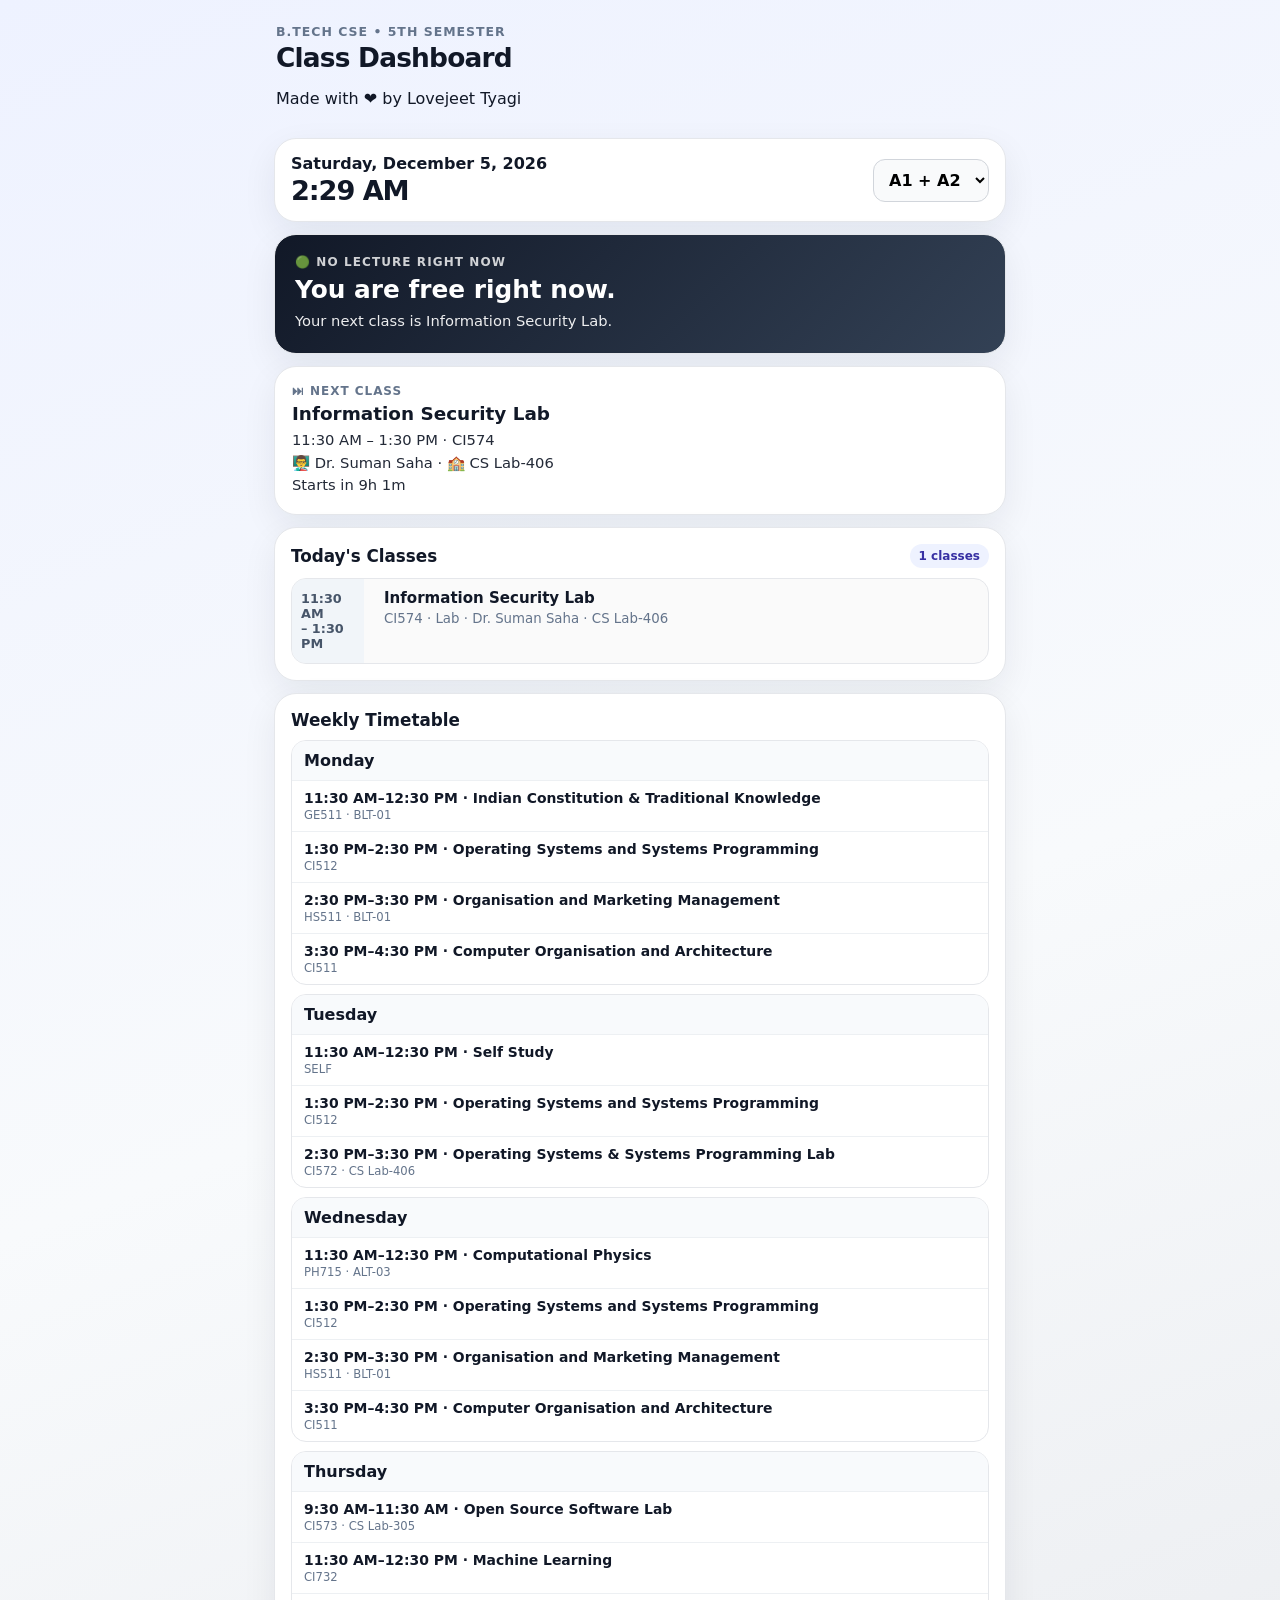
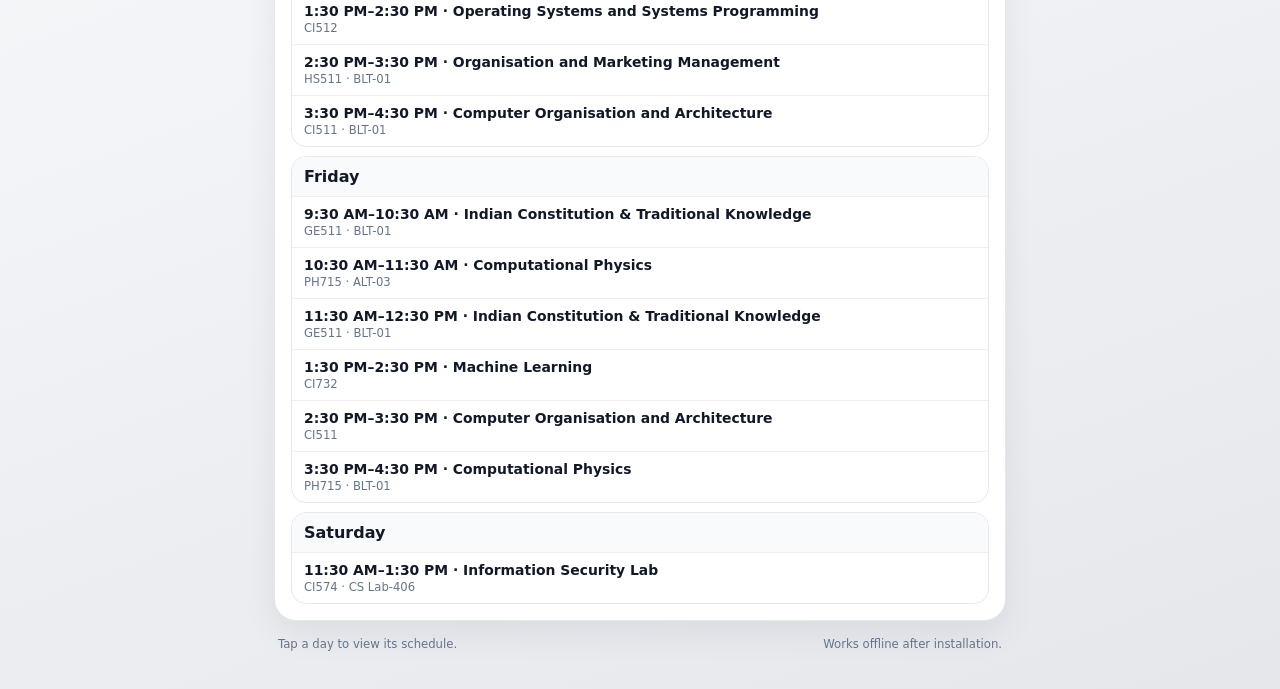
<file: index.html>
<!DOCTYPE html>
<html lang="en">
<head>
  <meta charset="UTF-8">
  <meta name="viewport" content="width=device-width, initial-scale=1, viewport-fit=cover">
  <meta name="theme-color" content="#111827">
  <meta name="description" content="B.Tech CSE 5th Semester Class Dashboard">
  <link rel="manifest" href="manifest.json">
  <link rel="stylesheet" href="style.css">
  <title>Class Dashboard</title>
</head>
<body>
  <main class="app">
    <header class="topbar">
  <div>
    <p class="eyebrow">B.Tech CSE • 5th Semester</p>
    <h1>Class Dashboard</h1>
    <p class="creator">Made with ❤️ by Lovejeet Tyagi</p>
  </div>

  <button id="installBtn" class="icon-btn hidden" title="Install app">⬇️</button>
</header>

    <section class="date-card">
      <div>
        <div id="dateText" class="date"></div>
        <div id="timeText" class="clock"></div>
      </div>
      <select id="groupSelect" aria-label="Lab group">
        <option value="A1A2">A1 + A2</option>
        <option value="A3A4">A3 + A4</option>
        <option value="A1">A1</option>
        <option value="A2">A2</option>
        <option value="A3">A3</option>
        <option value="A4">A4</option>
      </select>
    </section>

    <section class="hero" id="currentCard"></section>
    <section class="next-card" id="nextCard"></section>

    <section class="panel">
      <div class="panel-head">
        <h2>Today's Classes</h2>
        <span id="todayCount" class="pill"></span>
      </div>
      <div id="todayList" class="class-list"></div>
    </section>

    <section class="panel">
      <div class="panel-head">
        <h2>Weekly Timetable</h2>
      </div>
      <div id="weekList" class="week-list"></div>
    </section>

    <footer>
      <span>Tap a day to view its schedule.</span>
      <span>Works offline after installation.</span>
    </footer>
  </main>

  <script src="app.js"></script>
</body>
</html>
</file>
<file: style.css>
*{box-sizing:border-box}
:root{font-family:Inter,system-ui,-apple-system,BlinkMacSystemFont,"Segoe UI",sans-serif;color:#111827;background:#f3f4f6}
body{margin:0;background:linear-gradient(160deg,#eef2ff,#f8fafc 45%,#e5e7eb);min-height:100vh}
button,select{font:inherit}
.app{width:min(760px,100%);margin:auto;padding:16px 14px 28px}
.topbar{display:flex;justify-content:space-between;align-items:center;padding:8px 2px 14px}
.eyebrow{margin:0 0 3px;color:#64748b;font-size:.78rem;font-weight:700;text-transform:uppercase;letter-spacing:.08em}
h1{margin:0;font-size:1.65rem;letter-spacing:-.03em}
.icon-btn{border:0;border-radius:14px;background:#111827;color:white;width:44px;height:44px;box-shadow:0 7px 20px #0002}
.hidden{display:none!important}
.date-card,.hero,.next-card,.panel{background:#fff;border:1px solid #e5e7eb;border-radius:22px;box-shadow:0 12px 35px #11182712}
.date-card{display:flex;justify-content:space-between;align-items:center;padding:15px 16px;margin-bottom:12px}
.date{font-weight:800;font-size:1rem}
.clock{font-size:1.7rem;font-weight:800;letter-spacing:-.04em;margin-top:2px}
select{border:1px solid #d1d5db;background:#f9fafb;border-radius:12px;padding:10px 11px;font-weight:700}
.hero{padding:20px;color:white;background:linear-gradient(135deg,#111827,#334155);margin-bottom:12px}
.status{font-size:.75rem;text-transform:uppercase;letter-spacing:.09em;font-weight:900;opacity:.8}
.subject{font-size:1.55rem;font-weight:900;margin:6px 0}
.meta{font-size:.92rem;opacity:.92;line-height:1.55}
.countdown{margin-top:14px;font-weight:900;font-size:1.05rem}
.next-card{padding:17px;margin-bottom:12px}
.next-label{font-size:.75rem;font-weight:900;color:#64748b;text-transform:uppercase;letter-spacing:.08em}
.next-subject{font-size:1.15rem;font-weight:900;margin:5px 0}
.panel{padding:16px;margin-bottom:12px}
.panel-head{display:flex;justify-content:space-between;align-items:center;margin-bottom:10px}
h2{font-size:1.05rem;margin:0}
.pill{background:#eef2ff;color:#3730a3;border-radius:999px;padding:5px 9px;font-size:.75rem;font-weight:900}
.class-list,.week-list{display:grid;gap:9px}
.class-row{display:grid;grid-template-columns:72px 1fr;gap:10px;align-items:stretch;border:1px solid #e5e7eb;border-radius:15px;overflow:hidden;background:#fafafa}
.time{padding:12px 9px;font-weight:900;font-size:.8rem;color:#475569;background:#f1f5f9}
.info{padding:10px 10px}
.info strong{display:block;font-size:.94rem}
.info small{display:block;color:#64748b;margin-top:3px;line-height:1.4}
.current{border:2px solid #ef4444;background:#fff7f7}
.current .time{background:#fee2e2;color:#991b1b}
.done{opacity:.62}
.day-card{border:1px solid #e5e7eb;border-radius:15px;overflow:hidden}
.day-title{padding:10px 12px;background:#f8fafc;font-weight:900}
.day-class{padding:9px 12px;border-top:1px solid #edf0f3;font-size:.87rem}
.day-class strong{display:block}
.day-class small{color:#64748b}
.empty{padding:14px;text-align:center;color:#64748b;background:#f8fafc;border-radius:14px}
footer{display:flex;justify-content:space-between;gap:10px;color:#64748b;font-size:.73rem;padding:4px 4px 10px}
@media (max-width:520px){.app{padding:12px 10px 24px}.subject{font-size:1.35rem}.clock{font-size:1.5rem}.date-card{padding:13px}.class-row{grid-template-columns:67px 1fr}footer{flex-direction:column}}
</file>
